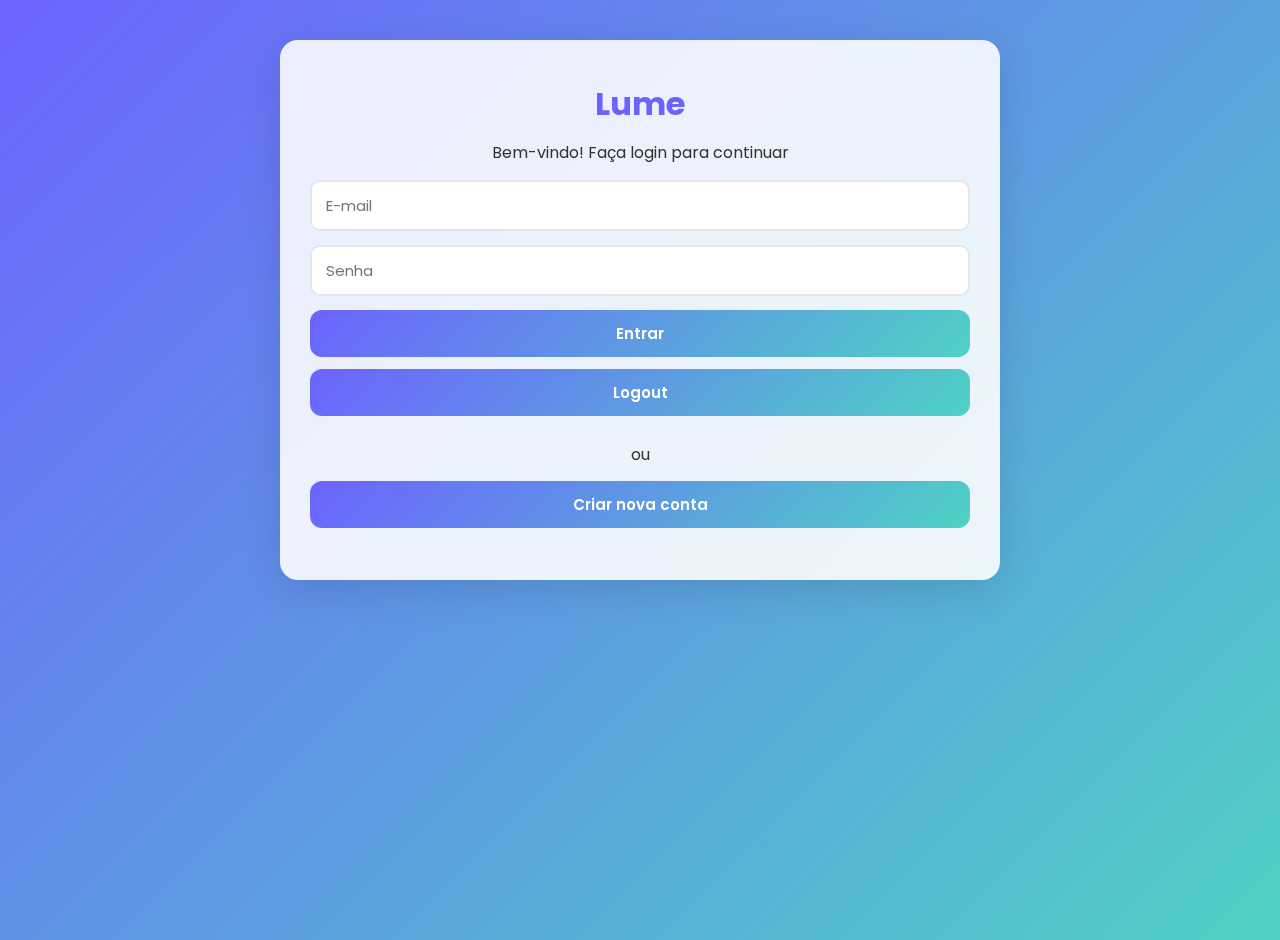
<file: index.html>
<!DOCTYPE html>
<html lang="pt-br">
<head>
<meta charset="UTF-8">
<meta name="viewport" content="width=device-width, initial-scale=1.0">
<title>Lume - Login</title>
<link rel="stylesheet" href="style.css">
</head>
<body>
    
    <div class="login-container">
        <h1>Lume</h1>
        <p>Bem-vindo! Faça login para continuar</p>
        <form id="loginForm">
            <input type="email" id="email" name="email" placeholder="E-mail" required>
            <input type="password" id="password" name="password" placeholder="Senha" required>
            <button type="submit">Entrar</button>
            <button onclick="window.location.href='logout.php'">Logout</button>

        </form>
        <p id="error" class="error"></p>
        <p>ou</p>
        <button id="showRegister">Criar nova conta</button>
    </div>

    <div class="register-container" style="display:none;">
        <h1>Criar Conta</h1>
        <form id="registerForm">
            <input type="text" id="name" name="name" placeholder="Nome completo" required>
            <input type="email" id="regEmail" name="email" placeholder="E-mail" required>
            <input type="password" id="regPassword" name="password" placeholder="Senha" required>
            <button type="submit">Registrar</button>
        </form>
        <p id="registerError" class="error"></p>
        <button id="showLogin">Voltar ao login</button>
    </div>

    <script src="script.js"></script>
</body>
</html>
</file>
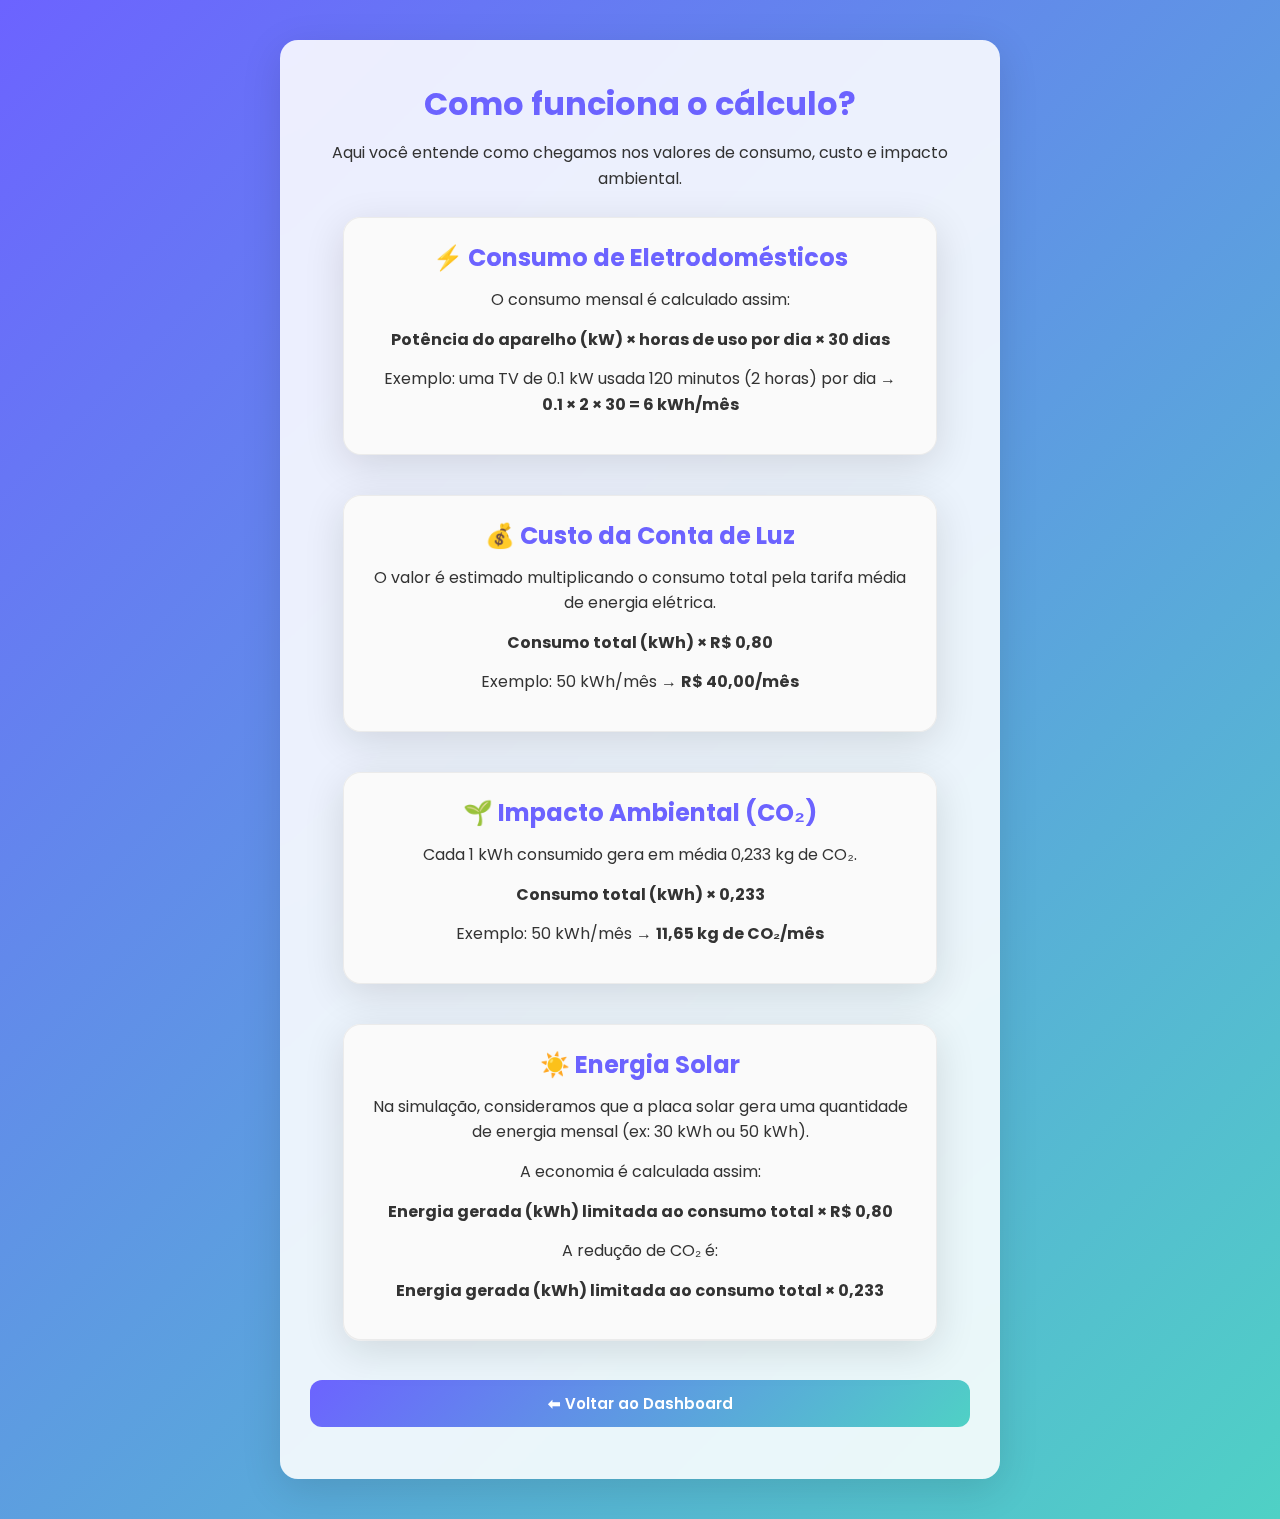
<file: calculo.html>
<!DOCTYPE html>
<html lang="pt-br">
<head>
<meta charset="UTF-8">
<meta name="viewport" content="width=device-width, initial-scale=1.0">
<title>Lume - Como funciona o cálculo</title>
<link rel="stylesheet" href="style.css">
</head>
<body>
    <div class="dashboard-container">
        <h1>Como funciona o cálculo?</h1>
        <p>Aqui você entende como chegamos nos valores de consumo, custo e impacto ambiental.</p>

        <div class="solution-container">
            <h2>⚡ Consumo de Eletrodomésticos</h2>
            <p>O consumo mensal é calculado assim:</p>
            <p><strong>Potência do aparelho (kW) × horas de uso por dia × 30 dias</strong></p>
            <p>Exemplo: uma TV de 0.1 kW usada 120 minutos (2 horas) por dia → <br>
            <strong>0.1 × 2 × 30 = 6 kWh/mês</strong></p>
        </div>

        <div class="solution-container">
            <h2>💰 Custo da Conta de Luz</h2>
            <p>O valor é estimado multiplicando o consumo total pela tarifa média de energia elétrica.</p>
            <p><strong>Consumo total (kWh) × R$ 0,80</strong></p>
            <p>Exemplo: 50 kWh/mês → <strong>R$ 40,00/mês</strong></p>
        </div>

        <div class="solution-container">
            <h2>🌱 Impacto Ambiental (CO₂)</h2>
            <p>Cada 1 kWh consumido gera em média 0,233 kg de CO₂.</p>
            <p><strong>Consumo total (kWh) × 0,233</strong></p>
            <p>Exemplo: 50 kWh/mês → <strong>11,65 kg de CO₂/mês</strong></p>
        </div>

        <div class="solution-container">
            <h2>☀️ Energia Solar</h2>
            <p>Na simulação, consideramos que a placa solar gera uma quantidade de energia mensal (ex: 30 kWh ou 50 kWh).</p>
            <p>A economia é calculada assim:</p>
            <p><strong>Energia gerada (kWh) limitada ao consumo total × R$ 0,80</strong></p>
            <p>A redução de CO₂ é:</p>
            <p><strong>Energia gerada (kWh) limitada ao consumo total × 0,233</strong></p>
        </div>

        <button onclick="window.location.href='dashboard.html'">⬅ Voltar ao Dashboard</button>
    </div>
</body>
</html>
</file>
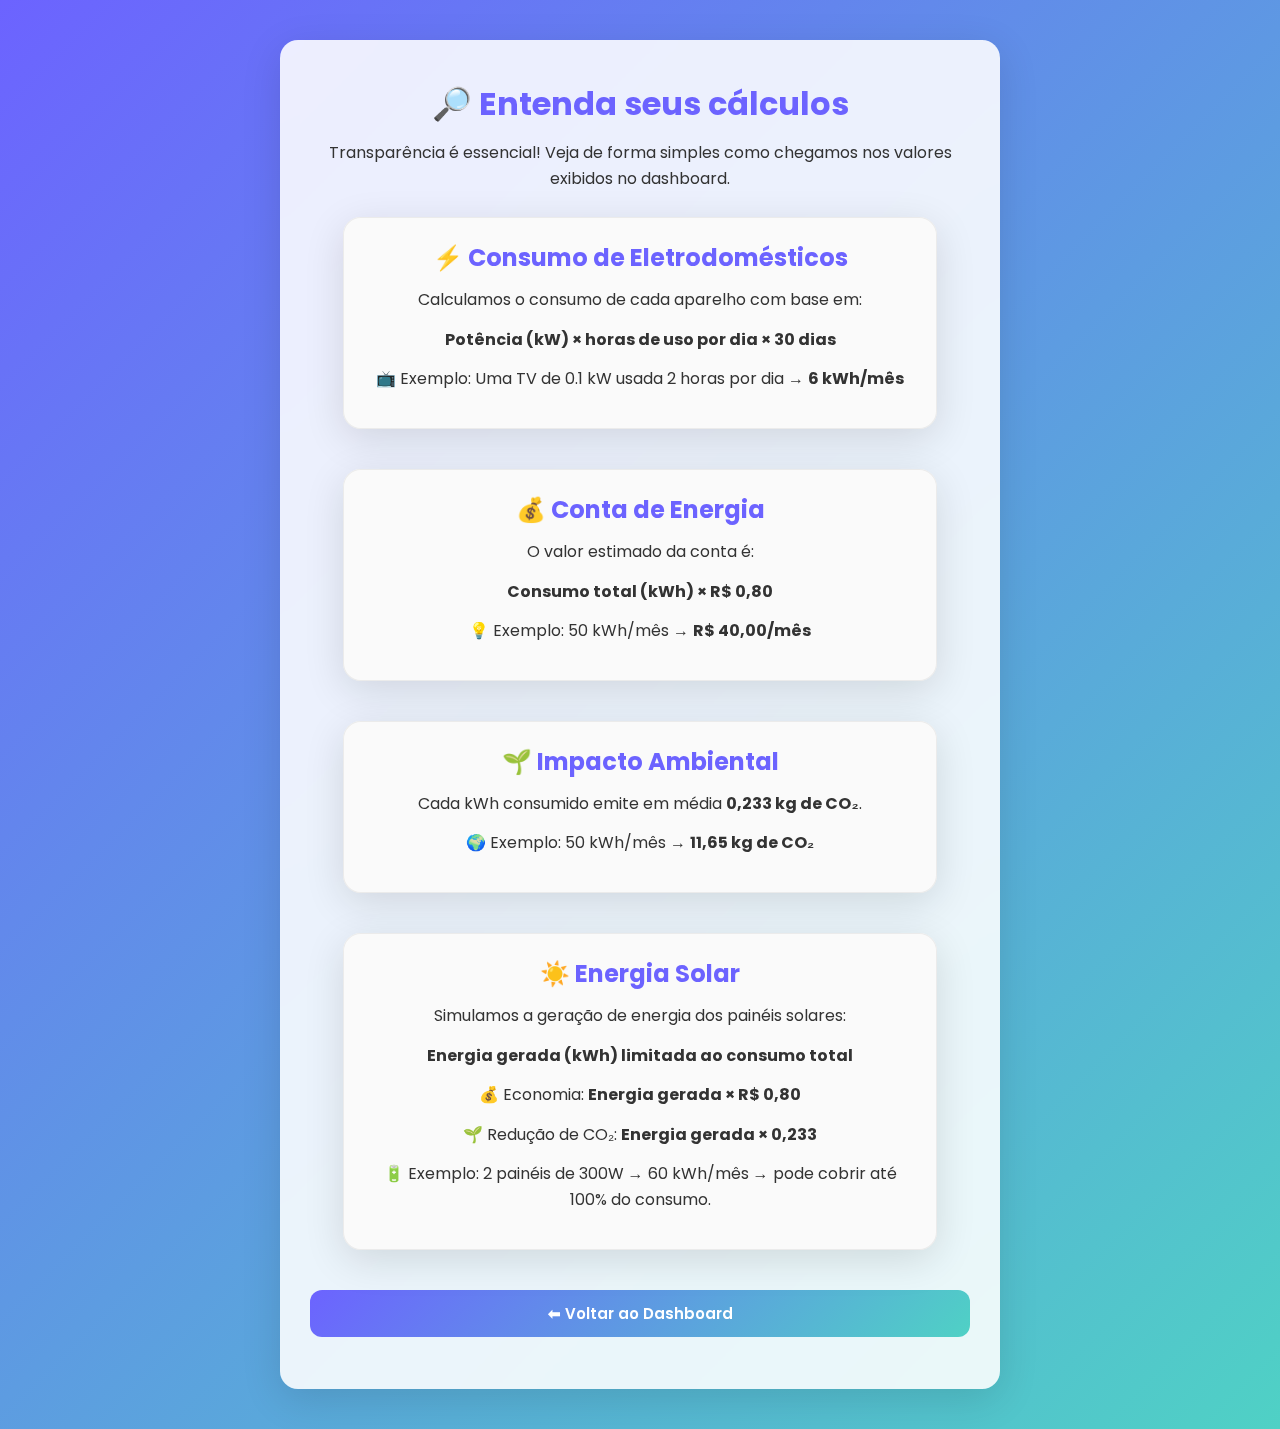
<file: educacao.html>
<!DOCTYPE html>
<html lang="pt-br">
<head>
<meta charset="UTF-8">
<meta name="viewport" content="width=device-width, initial-scale=1.0">
<title>Lume - Entenda seus cálculos</title>
<link rel="stylesheet" href="style.css">
</head>
<body>
    <div class="dashboard-container">
        <h1>🔎 Entenda seus cálculos</h1>
        <p>Transparência é essencial! Veja de forma simples como chegamos nos valores exibidos no dashboard.</p>

        <div class="solution-container">
            <h2>⚡ Consumo de Eletrodomésticos</h2>
            <p>Calculamos o consumo de cada aparelho com base em:</p>
            <p><strong>Potência (kW) × horas de uso por dia × 30 dias</strong></p>
            <p>📺 Exemplo: Uma TV de 0.1 kW usada 2 horas por dia → <strong>6 kWh/mês</strong></p>
        </div>

        <div class="solution-container">
            <h2>💰 Conta de Energia</h2>
            <p>O valor estimado da conta é:</p>
            <p><strong>Consumo total (kWh) × R$ 0,80</strong></p>
            <p>💡 Exemplo: 50 kWh/mês → <strong>R$ 40,00/mês</strong></p>
        </div>

        <div class="solution-container">
            <h2>🌱 Impacto Ambiental</h2>
            <p>Cada kWh consumido emite em média <strong>0,233 kg de CO₂</strong>.</p>
            <p>🌍 Exemplo: 50 kWh/mês → <strong>11,65 kg de CO₂</strong></p>
        </div>

        <div class="solution-container">
            <h2>☀️ Energia Solar</h2>
            <p>Simulamos a geração de energia dos painéis solares:</p>
            <p><strong>Energia gerada (kWh) limitada ao consumo total</strong></p>
            <p>💰 Economia: <strong>Energia gerada × R$ 0,80</strong></p>
            <p>🌱 Redução de CO₂: <strong>Energia gerada × 0,233</strong></p>
            <p>🔋 Exemplo: 2 painéis de 300W → 60 kWh/mês → pode cobrir até 100% do consumo.</p>
        </div>

        <button onclick="window.location.href='dashboard.html'">⬅ Voltar ao Dashboard</button>
    </div>

<script src="script.js"></script>
</body>
</html>
</file>
<file: style.css>
/* ...existing code... */
@import url('https://fonts.googleapis.com/css2?family=Poppins:wght@400;600;700&display=swap');

* {
    margin: 0;
    padding: 0;
    box-sizing: border-box;
    font-family: 'Poppins', sans-serif;
    transition: all 0.3s ease;
}

:root{
    --purple-1: #6C63FF;
    --turquoise: #4FD1C5;
    --mustard: #F6C90E;
    --text-dark: #1E1E2E;
    --muted: #6b7280;
    --glass: rgba(255,255,255,0.88);
    --bg-gradient-start: #6C63FF;
    --bg-gradient-end: #4FD1C5;
}

body {
    background: linear-gradient(135deg, var(--bg-gradient-start), var(--bg-gradient-end));
    color: var(--text-dark);
    min-height: 100vh;
    -webkit-font-smoothing:antialiased;
    -moz-osx-font-smoothing:grayscale;
    overflow-x: hidden;
}

.login-container, .register-container, .dashboard-container, .solution-container {
    background: var(--glass);
    backdrop-filter: blur(8px);
    border-radius: 18px;
    padding: 40px 30px;
    width: 90%;
    max-width: 720px;
    margin: 40px auto;
    text-align: center;
    box-shadow: 0 10px 40px rgba(0,0,0,0.12);
    animation: fadeIn 0.8s ease;
}

h1, h2, h3 {
    color: var(--purple-1);
    font-weight: 700;
    margin-bottom: 12px;
}

p {
    color: #333;
    margin-bottom: 14px;
    line-height: 1.6;
}

input, select {
    width: 100%;
    padding: 12px 14px;
    margin-bottom: 14px;
    border: 2px solid #e6e6e9;
    border-radius: 10px;
    background: #fff;
    color: var(--text-dark);
    font-size: 15px;
}

input:focus, select:focus {
    outline: none;
    border-color: var(--purple-1);
    background: #fbfdff;
    box-shadow: 0 6px 18px rgba(108,99,255,0.12);
}

button, .cta-button {
    width: 100%;
    padding: 12px 16px;
    background: linear-gradient(135deg, var(--purple-1), var(--turquoise));
    border: none;
    border-radius: 12px;
    color: #fff;
    font-weight: 600;
    font-size: 15px;
    cursor: pointer;
    text-decoration: none;
    display: inline-block;
    transition: transform 0.18s ease, box-shadow 0.25s ease;
    margin-bottom: 12px;
}

.cta-button.accent {
    background: var(--mustard);
    color: #111;
    box-shadow: 0 8px 20px rgba(246,201,14,0.18);
}

button:hover, .cta-button:hover {
    transform: translateY(-4px) scale(1.02);
    box-shadow: 0 14px 40px rgba(0,0,0,0.12);
    animation: pulse 0.6s infinite alternate;
}

.error {
    color: #E63946;
    margin-top: 10px;
    font-size: 14px;
}

canvas {
    margin-top: 20px;
    background: #fff;
    border-radius: 12px;
    padding: 10px;
    box-shadow: 0 6px 26px rgba(0,0,0,0.08);
}

.solution-container {
    margin-top: 26px;
    padding: 22px;
    border: 1px solid rgba(0,0,0,0.06);
    background: #fafafa;
    opacity: 0;
    transform: translateY(30px);
}

.solution-container:hover {
    transform: scale(1.02);
    box-shadow: 0 14px 40px rgba(0,0,0,0.12);
}

.landing-header {
    background: linear-gradient(135deg, rgba(12,8,55,0.12), rgba(0,0,0,0.04));
    text-align: center;
    padding: 80px 20px 60px 20px;
    color: #fff;
    position: relative;
}

.logo-container {
    display: flex;
    justify-content: center;
    align-items: center;
    gap: 18px;
    margin-bottom: 10px;
}

.mascote-logo {
    width: 96px;
    height: 96px;
    object-fit: contain;
    border-radius: 18px;
    box-shadow: 0 10px 30px rgba(0,0,0,0.18);
    animation: float 3.6s ease-in-out infinite;
}

.landing-header h1 {
    font-size: 52px;
    font-weight: 800;
    color: #fff;
    display: inline-block;
    overflow: hidden;
    white-space: nowrap;
    border-right: 3px solid rgba(255,255,255,0.9);
    animation: typing 3.5s steps(30,end), blink 0.8s step-end infinite;
}

.landing-header p {
    font-size: 18px;
    margin-bottom: 18px;
    color: rgba(248,249,250,0.95);
}

.landing-section {
    padding: 64px 20px;
    background: #fff;
    color: var(--text-dark);
    text-align: center;
    opacity: 0;
    transform: translateY(30px);
    transition: opacity 0.7s ease, transform 0.7s ease;
}

.landing-section.alt {
    background: #f8f9fb;
    border-radius: 14px;
}

.section-content {
    max-width: 860px;
    margin: 0 auto;
}

.landing-section h2 {
    font-size: 34px;
    color: var(--purple-1);
    margin-bottom: 14px;
}

.landing-footer {
    background: rgba(30,30,46,0.95);
    text-align: center;
    padding: 18px;
    color: #d1d5db;
    font-size: 14px;
    margin-top: 36px;
}

@keyframes fadeIn {
    from { opacity: 0; transform: translateY(18px); }
    to { opacity: 1; transform: translateY(0); }
}

@keyframes fadeUp {
    from { opacity: 0; transform: translateY(40px); }
    to { opacity: 1; transform: translateY(0); }
}

@keyframes pulse {
    from { transform: translateY(-3px) scale(1); }
    to { transform: translateY(-3px) scale(1.06); }
}

@keyframes typing {
    from { width: 0; }
    to { width: 100%; }
}

@keyframes blink {
    from, to { border-color: transparent; }
    50% { border-color: rgba(255,255,255,0.9); }
}

@keyframes float {
    0% { transform: translateY(0px); }
    50% { transform: translateY(-10px); }
    100% { transform: translateY(0px); }
}

.landing-section.show, .solution-container.show {
    opacity: 1;
    transform: translateY(0);
}

.special-heading {
    position: relative;
    display: inline-block;
    padding-bottom: 6px;
    color: var(--purple-1);
    font-weight: 700;
    transition: color 0.5s ease;
}

.special-heading::after {
    content: '';
    position: absolute;
    left: 0;
    bottom: -6px;
    height: 3px;
    width: 100%;
    background: linear-gradient(90deg, var(--mustard), var(--purple-1));
    transform: scaleX(0);
    transform-origin: left;
    transition: transform 0.6s cubic-bezier(.2,.8,.2,1);
    border-radius: 3px;
    opacity: 0.95;
}

.special-heading::before {
    content: '';
    position: absolute;
    left: -100%;
    top: 0;
    height: 100%;
    width: 100%;
    background: linear-gradient(90deg, rgba(255,255,255,0), rgba(255,255,255,0.22), rgba(255,255,255,0));
    transform: skewX(-20deg);
    opacity: 0;
}

.landing-section.show .special-heading::after {
    transform: scaleX(1);
}

.landing-section.show .special-heading::before {
    animation: shimmer 1.1s ease forwards;
    opacity: 1;
}

@keyframes shimmer {
    from { left: -120%; }
    to { left: 120%; }
}

/* --- ADIÇÃO: forçar visibilidade das solution-container no dashboard --- */
.dashboard-container .solution-container {
  opacity: 1 !important;
  transform: none !important;
  transition: none !important;
}

.dashboard-container .solution-container button {
  display: inline-block !important;
  width: auto !important;
  visibility: visible !important;
  opacity: 1 !important;
  pointer-events: auto !important;
  background: linear-gradient(135deg, var(--purple-1), var(--turquoise)) !important;
  color: #fff !important;
  padding: 10px 14px !important;
  border-radius: 8px !important;
}
/* --- Ícone do Perfil --- */
.profile-icon {
    position: fixed;
    top: 18px;
    right: 60px;
    font-size: 20px;
    color: #666;
    cursor: pointer;
    opacity: 0.7;
    transition: 0.2s ease;
    z-index: 9999;
}

.profile-icon:hover {
    opacity: 1;
    color: #000;
}

/* --- Ícone do Perfil --- */
.profile-icon {
    position: fixed;
    top: 18px;
    right: 60px;
    font-size: 20px;
    color: #666;
    cursor: pointer;
    opacity: 0.7;
    transition: 0.2s ease;
    z-index: 9999;
}

.profile-icon:hover {
    opacity: 1;
    color: #000;
}
/* Ajuste do botão existente na landing page — diminui sem criar outro */
.landing-header .cta-button,
.landing-header .cta-button.accent {
    width: auto !important;
    padding: 10px 22px !important;
    font-size: 14px !important;
    border-radius: 10px !important;
}
/* LISTA ESTILIZADA — FINAL */
#applianceList {
  list-style: none;
  margin: 0;
  padding: 6px;
  max-height: 240px;
  overflow-y: auto;
  display: flex;
  flex-direction: column;
  gap: 10px;
}

/* cada item */
.appliance-item {
  display: flex;
  justify-content: space-between;
  align-items: center;
  padding: 10px 14px;
  background: rgba(255,255,255,0.7);
  backdrop-filter: blur(6px);
  border: 1px solid rgba(0,0,0,0.05);
  border-radius: 12px;
  box-shadow: 0 4px 14px rgba(0,0,0,0.08);
  font-size: 14px;
  animation: fadeInItem .25s ease;
}

@keyframes fadeInItem {
  from { opacity: 0; transform: translateY(6px); }
  to { opacity: 1; transform: translateY(0); }
}

/* lado esquerdo */
.appliance-item .left {
  display: flex;
  flex-direction: column;
}

/* nome */
.appliance-item .name {
  font-weight: 600;
  color: #2b2b2b;
  font-size: 15px;
}

/* consumo pequeno */
.appliance-item .meta {
  font-size: 12px;
  color: #666;
}

/* kWh à direita */
.appliance-item .kwh {
  font-weight: 600;
  margin-right: 12px;
  color: #4C4CFF;
}

/* botão remover */
.appliance-item .remove {
  border: none;
  background: #ff4d4d;
  color: white;
  padding: 6px 10px;
  font-size: 12px;
  border-radius: 6px;
  cursor: pointer;
  transition: 0.2s;
}

.appliance-item .remove:hover {
  background: #d93636;
  transform: scale(1.05);
}
#applianceList button {
    padding: 4px 8px !important;   /* diminui tamanho */
    font-size: 11px !important;    /* texto menor */
    border-radius: 6px !important; /* mais compacto */
    background: #ff4d4d !important;
    color: white !important;
    width: auto !important;        /* NÃO ocupar largura inteira */
    display: inline-block !important;
}
/* --------------------------------------------------------- */
/* HERO MODERNO                                              */
/* --------------------------------------------------------- */

.hero-modern {
    min-height: 88vh;
    display: flex;
    align-items: center;
    justify-content: center;
    padding-top: 120px;
    position: relative;
    overflow: hidden;
}

.hero-modern::before {
    content: "";
    position: absolute;
    inset: 0;
    background: radial-gradient(circle at 30% 40%, rgba(255,255,255,0.20), transparent 60%);
    opacity: 0.4;
}

.hero-content {
    position: relative;
    z-index: 2;
    max-width: 760px;
    text-align: center;
    padding: 30px;
}

/* Subtítulo mais bonito */
.hero-modern .hero-subtitle {
    font-size: 20px;
    opacity: 0.95;
    margin-top: 10px;
    max-width: 560px;
    margin-left: auto;
    margin-right: auto;
}

/* Botão flutuante */
.hero-modern .hero-btn {
    margin-top: 20px;
    padding: 14px 30px !important;
    font-size: 16px !important;
    border-radius: 14px !important;
    backdrop-filter: blur(8px);
}

/* --------------------------------------------------------- */
/* SEÇÕES EM CARD                                            */
/* --------------------------------------------------------- */

.card-section {
    background: rgba(255,255,255,0.86);
    padding: 40px 30px;
    border-radius: 18px;
    box-shadow: 0 12px 32px rgba(0,0,0,0.08);
    backdrop-filter: blur(6px);
    transition: 0.3s ease;
}

.card-section:hover {
    transform: translateY(-6px);
    box-shadow: 0 20px 50px rgba(0,0,0,0.10);
}

.landing-section {
    padding: 80px 20px;
}

/* --------------------------------------------------------- */
/* GRID PARA FUTURAS ADIÇÕES                                */
/* --------------------------------------------------------- */

.landing-grid {
    display: grid;
    gap: 30px;
    grid-template-columns: repeat(auto-fit, minmax(280px, 1fr));
}
/* ========================= */
/* ÍCONES MODERNOS - CLEAN   */
/* ========================= */

.icon-round {
    position: fixed;
    width: 42px;
    height: 42px;
    border-radius: 50%;

    background: #ffffff;
    border: 2px solid rgba(0,0,0,0.08);

    display: flex;
    align-items: center;
    justify-content: center;

    box-shadow: 0 4px 10px rgba(0,0,0,0.10);

    cursor: pointer;
    transition: 0.25s ease;

    z-index: 99999;
}

/* HOVER */
.icon-round:hover {
    transform: scale(1.12);
    box-shadow: 0 6px 16px rgba(0,0,0,0.18);
}

/* ÍCONE PERFIL — colorido */
.icon-round.profile i {
    font-size: 18px;
    background: linear-gradient(135deg, var(--purple-1), var(--turquoise));
    -webkit-background-clip: text;
    -webkit-text-fill-color: transparent;
}

/* ÍCONE LOGOUT — vermelho moderno */
.icon-round.logout i {
    font-size: 18px;
    color: #e63946;
}
</file>
